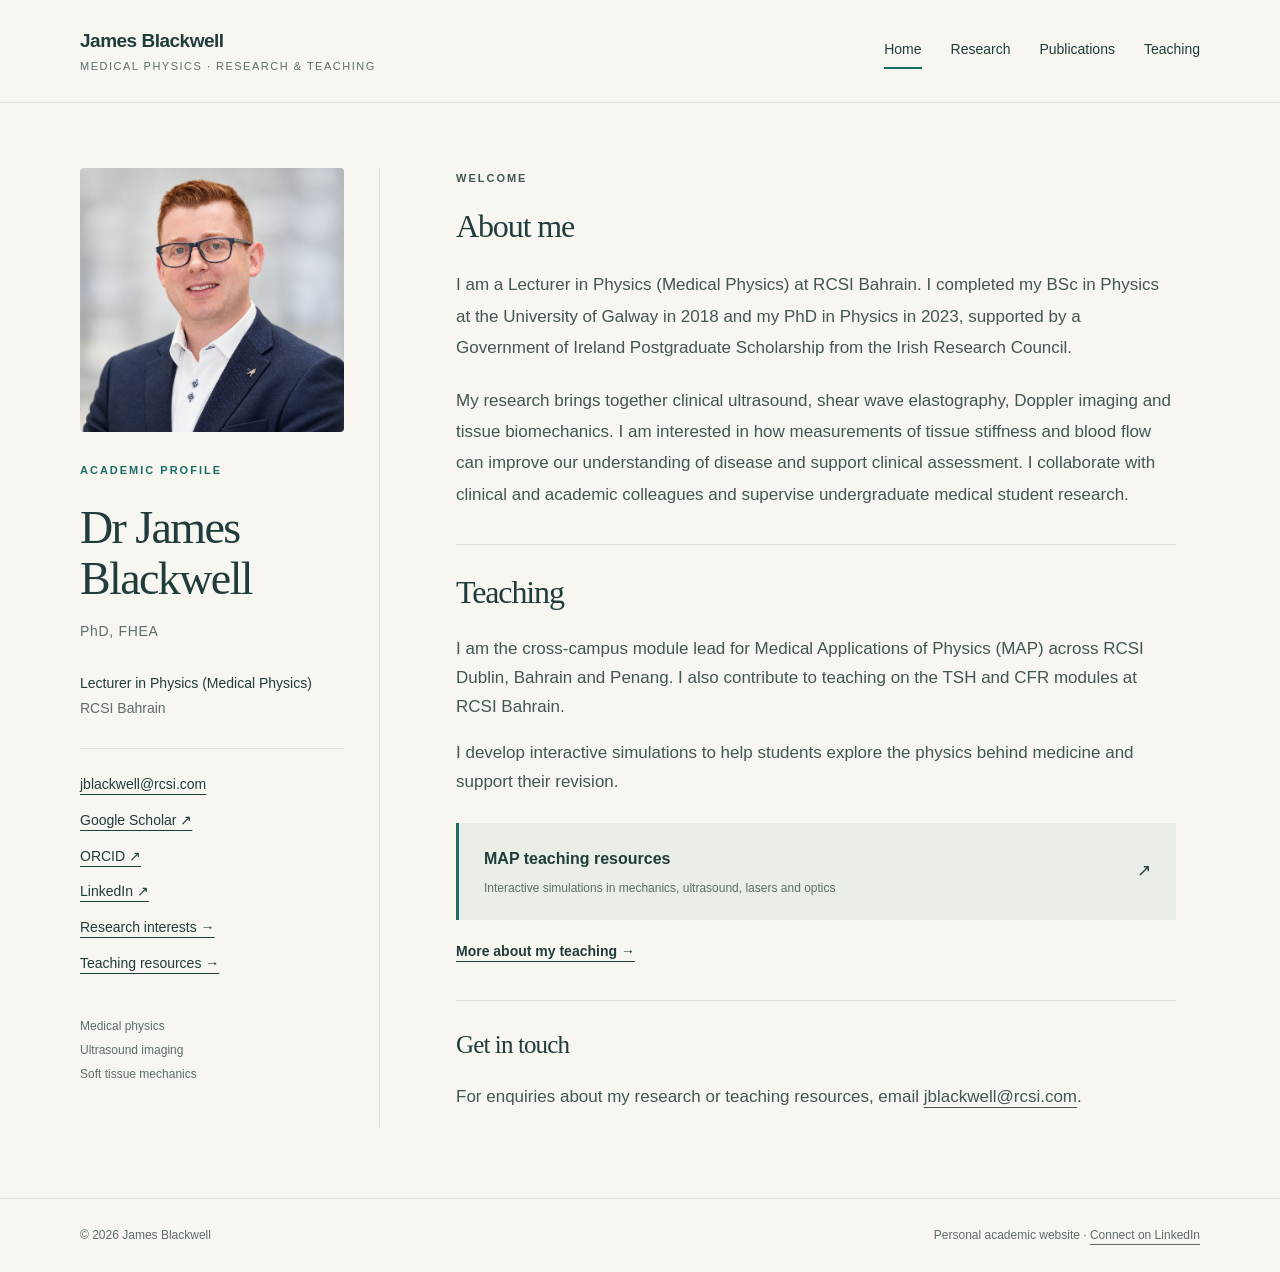
<file: index.html>
<!doctype html>
<html lang="en">
<head>
  <meta charset="utf-8">
  <meta name="viewport" content="width=device-width, initial-scale=1">
  <meta name="description" content="James Blackwell: medical physics research, ultrasound, soft tissue mechanics and interactive teaching resources.">
  <meta name="theme-color" content="#203c3b">
  <title>Medical physics, research &amp; teaching | James Blackwell</title>
  <link rel="stylesheet" href="./assets/site.css">
</head>
<body>
  <a class="skip" href="#main">Skip to content</a>
  <header><div class="wrap header-inner">
    <a class="brand" href="./index.html">James Blackwell<span>Medical physics · Research &amp; teaching</span></a>
    <nav aria-label="Main navigation"><a href="./index.html" aria-current="page">Home</a><a href="./research/">Research</a><a href="./publications/">Publications</a><a href="./teaching/">Teaching</a></nav>
  </div></header>
  <main id="main" class="wrap">
    <div class="academic-profile">
<aside class="profile-details" aria-label="Academic details"><img src="assets/james-blackwell.png" alt="Dr James Blackwell" width="1254" height="1254" class="headshot"><p class="eyebrow">Academic profile</p>
<h1>Dr James<br> Blackwell</h1>
<p class="credentials">PhD, FHEA</p>
<p class="position">Lecturer in Physics (Medical Physics)<br><span>RCSI Bahrain</span></p>
<div class="profile-links">
<a href="mailto:jblackwell@rcsi.com">jblackwell@rcsi.com</a><a href="https://scholar.google.com/citations?user=01geO2IAAAAJ&amp;hl=en">Google Scholar ↗</a><a href="https://orcid.org/0000-0003-2341-3353">ORCID ↗</a><a href="https://ie.linkedin.com/in/jblackwell11">LinkedIn ↗</a><a href="research/">Research interests →</a><a href="teaching/">Teaching resources →</a>
</div>
<p class="profile-note">Medical physics<br>Ultrasound imaging<br>Soft tissue mechanics</p></aside>
<article class="profile-intro"><p class="eyebrow">Welcome</p>
<h2>About me</h2>
<p>I am a Lecturer in Physics (Medical Physics) at RCSI Bahrain. I completed my BSc in Physics at the University of Galway in 2018 and my PhD in Physics in 2023, supported by a Government of Ireland Postgraduate Scholarship from the Irish Research Council.</p>
<p>My research brings together clinical ultrasound, shear wave elastography, Doppler imaging and tissue biomechanics. I am interested in how measurements of tissue stiffness and blood flow can improve our understanding of disease and support clinical assessment. I collaborate with clinical and academic colleagues and supervise undergraduate medical student research.</p>
<section class="intro-teaching"><h2>Teaching</h2>
<p>I am the cross-campus module lead for Medical Applications of Physics (MAP) across RCSI Dublin, Bahrain and Penang. I also contribute to teaching on the TSH and CFR modules at RCSI Bahrain.</p>
<p>I develop interactive simulations to help students explore the physics behind medicine and support their revision.</p>
<a class="resource-link" href="https://jamesblackwell-ie.github.io/map-physics-lab/"><span><strong>MAP teaching resources</strong><small>Interactive simulations in mechanics, ultrasound, lasers and optics</small></span><span aria-hidden="true">↗</span></a><a href="teaching/" class="text-link">More about my teaching →</a></section><section class="intro-contact"><h2>Get in touch</h2>
<p>For enquiries about my research or teaching resources, email <a href="mailto:jblackwell@rcsi.com">jblackwell@rcsi.com</a>.</p></section></article>
</div></main>
  <footer><div class="wrap footer-inner">
<span>© 2026 James Blackwell</span><span>Personal academic website · <a href="https://ie.linkedin.com/in/jblackwell11">Connect on LinkedIn</a></span>
</div></footer>
</body>
</html>
</file>
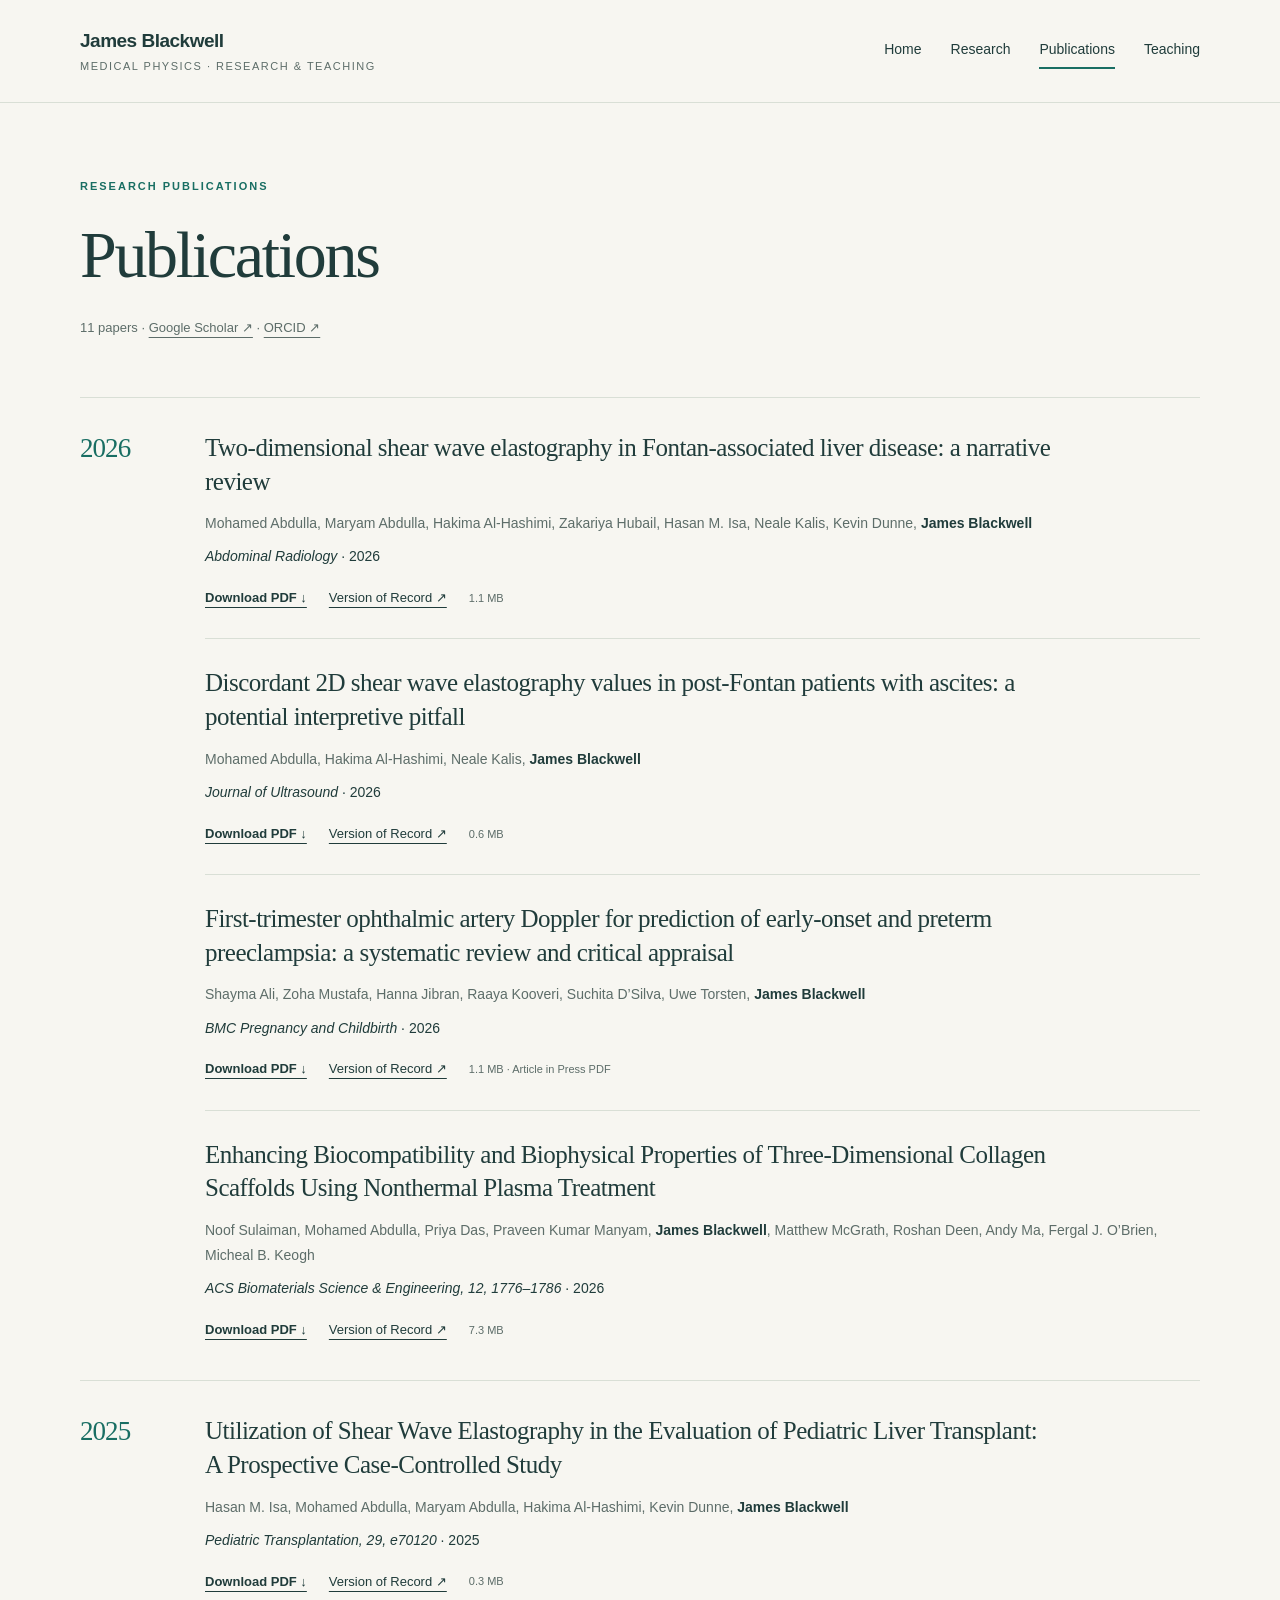
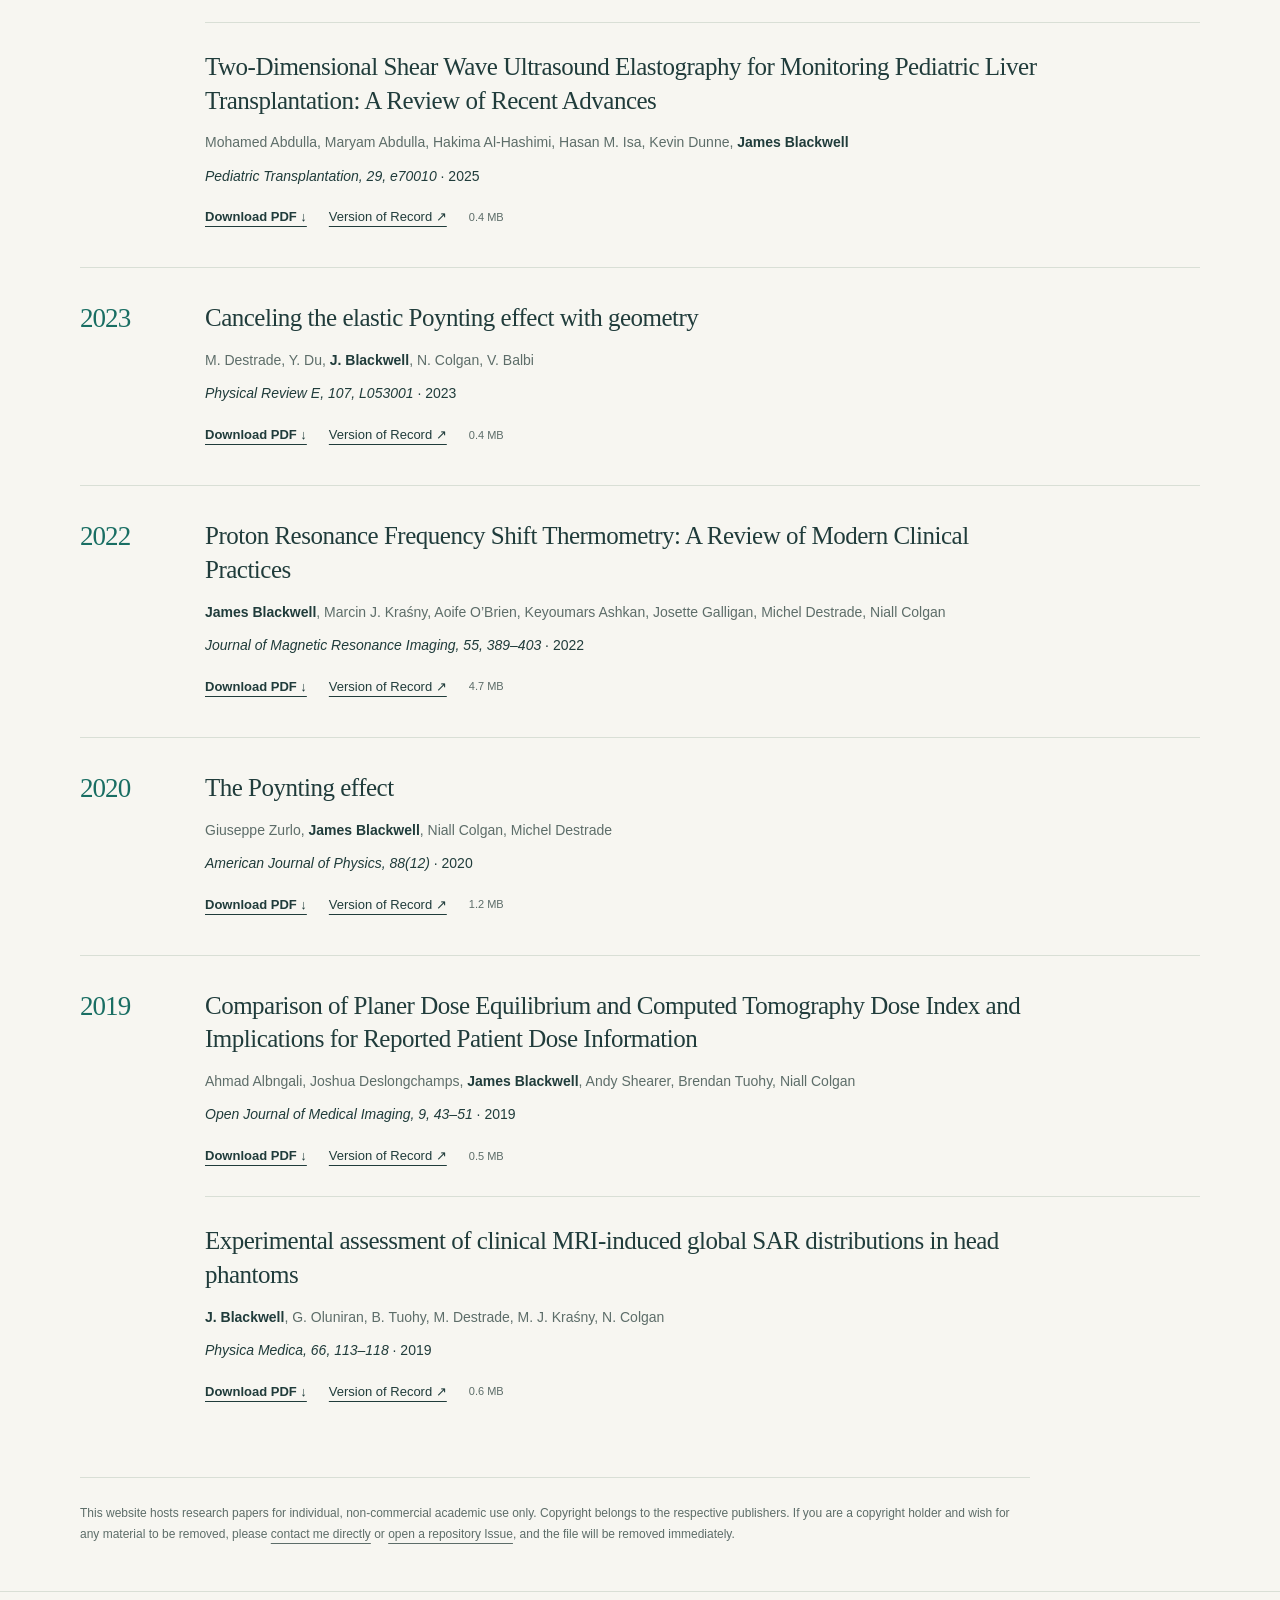
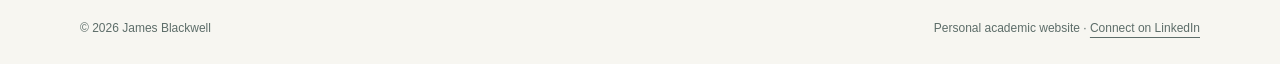
<file: publications/index.html>
<!doctype html>
<html lang="en">
<head>
  <meta charset="utf-8">
  <meta name="viewport" content="width=device-width, initial-scale=1">
  <meta name="description" content="Publications by James Blackwell, with downloadable PDFs and links to the official Version of Record.">
  <meta name="theme-color" content="#203c3b">
  <title>Publications | James Blackwell</title>
  <link rel="stylesheet" href="../assets/site.css">
</head>
<body>
  <a class="skip" href="#main">Skip to content</a>
  <header><div class="wrap header-inner">
    <a class="brand" href="../index.html">James Blackwell<span>Medical physics · Research &amp; teaching</span></a>
    <nav aria-label="Main navigation"><a href="../index.html">Home</a><a href="../research/">Research</a><a href="../publications/" aria-current="page">Publications</a><a href="../teaching/">Teaching</a></nav>
  </div></header>
  <main id="main" class="wrap">
    <div class="page-head">
<p class="eyebrow">Research publications</p>
<h1>Publications</h1>

<p class="tagline">11 papers · <a href="https://scholar.google.com/citations?user=01geO2IAAAAJ&amp;hl=en">Google Scholar ↗</a> · <a href="https://orcid.org/0000-0003-2341-3353">ORCID ↗</a></p>
</div>
<section class="publication-year" aria-labelledby="year-2026"><h2 id="year-2026">2026</h2>
<article class="publication"><h3>Two-dimensional shear wave elastography in Fontan-associated liver disease: a narrative review</h3>
<p class="authors">Mohamed Abdulla, Maryam Abdulla, Hakima Al-Hashimi, Zakariya Hubail, Hasan M. Isa, Neale Kalis, Kevin Dunne, <strong>James Blackwell</strong></p>
<p class="journal"><cite>Abdominal Radiology</cite> · 2026</p>
<div class="publication-links">
<a class="pdf-link" href="pdfs/fontan-elastography-review-2026.pdf" download="fontan-elastography-review-2026.pdf" aria-label="Download PDF: Two-dimensional shear wave elastography in Fontan-associated liver disease: a narrative review">Download PDF ↓</a><a href="https://doi.org/10.1007/s00261-026-05701-z">Version of Record ↗</a><span>1.1 MB</span>
</div></article><article class="publication"><h3>Discordant 2D shear wave elastography values in post-Fontan patients with ascites: a potential interpretive pitfall</h3>
<p class="authors">Mohamed Abdulla, Hakima Al-Hashimi, Neale Kalis, <strong>James Blackwell</strong></p>
<p class="journal"><cite>Journal of Ultrasound</cite> · 2026</p>
<div class="publication-links">
<a class="pdf-link" href="pdfs/fontan-ascites-case-report-2026.pdf" download="fontan-ascites-case-report-2026.pdf" aria-label="Download PDF: Discordant 2D shear wave elastography values in post-Fontan patients with ascites: a potential interpretive pitfall">Download PDF ↓</a><a href="https://doi.org/10.1007/s40477-026-01204-1">Version of Record ↗</a><span>0.6 MB</span>
</div></article><article class="publication"><h3>First-trimester ophthalmic artery Doppler for prediction of early-onset and preterm preeclampsia: a systematic review and critical appraisal</h3>
<p class="authors">Shayma Ali, Zoha Mustafa, Hanna Jibran, Raaya Kooveri, Suchita D’Silva, Uwe Torsten, <strong>James Blackwell</strong></p>
<p class="journal"><cite>BMC Pregnancy and Childbirth</cite> · 2026</p>
<div class="publication-links">
<a class="pdf-link" href="pdfs/ophthalmic-artery-doppler-review-2026.pdf" download="ophthalmic-artery-doppler-review-2026.pdf" aria-label="Download PDF: First-trimester ophthalmic artery Doppler for prediction of early-onset and preterm preeclampsia: a systematic review and critical appraisal">Download PDF ↓</a><a href="https://doi.org/10.1186/s12884-026-09618-9">Version of Record ↗</a><span>1.1 MB · Article in Press PDF</span>
</div></article><article class="publication"><h3>Enhancing Biocompatibility and Biophysical Properties of Three-Dimensional Collagen Scaffolds Using Nonthermal Plasma Treatment</h3>
<p class="authors">Noof Sulaiman, Mohamed Abdulla, Priya Das, Praveen Kumar Manyam, <strong>James Blackwell</strong>, Matthew McGrath, Roshan Deen, Andy Ma, Fergal J. O’Brien, Micheal B. Keogh</p>
<p class="journal"><cite>ACS Biomaterials Science &amp; Engineering, 12, 1776–1786</cite> · 2026</p>
<div class="publication-links">
<a class="pdf-link" href="pdfs/collagen-scaffolds-plasma-2026.pdf" download="collagen-scaffolds-plasma-2026.pdf" aria-label="Download PDF: Enhancing Biocompatibility and Biophysical Properties of Three-Dimensional Collagen Scaffolds Using Nonthermal Plasma Treatment">Download PDF ↓</a><a href="https://doi.org/10.1021/acsbiomaterials.5c02062">Version of Record ↗</a><span>7.3 MB</span>
</div></article></section><section class="publication-year" aria-labelledby="year-2025"><h2 id="year-2025">2025</h2>
<article class="publication"><h3>Utilization of Shear Wave Elastography in the Evaluation of Pediatric Liver Transplant: A Prospective Case-Controlled Study</h3>
<p class="authors">Hasan M. Isa, Mohamed Abdulla, Maryam Abdulla, Hakima Al-Hashimi, Kevin Dunne, <strong>James Blackwell</strong></p>
<p class="journal"><cite>Pediatric Transplantation, 29, e70120</cite> · 2025</p>
<div class="publication-links">
<a class="pdf-link" href="pdfs/pediatric-liver-transplant-study-2025.pdf" download="pediatric-liver-transplant-study-2025.pdf" aria-label="Download PDF: Utilization of Shear Wave Elastography in the Evaluation of Pediatric Liver Transplant: A Prospective Case-Controlled Study">Download PDF ↓</a><a href="https://doi.org/10.1111/petr.70120">Version of Record ↗</a><span>0.3 MB</span>
</div></article><article class="publication"><h3>Two-Dimensional Shear Wave Ultrasound Elastography for Monitoring Pediatric Liver Transplantation: A Review of Recent Advances</h3>
<p class="authors">Mohamed Abdulla, Maryam Abdulla, Hakima Al-Hashimi, Hasan M. Isa, Kevin Dunne, <strong>James Blackwell</strong></p>
<p class="journal"><cite>Pediatric Transplantation, 29, e70010</cite> · 2025</p>
<div class="publication-links">
<a class="pdf-link" href="pdfs/pediatric-liver-transplant-review-2025.pdf" download="pediatric-liver-transplant-review-2025.pdf" aria-label="Download PDF: Two-Dimensional Shear Wave Ultrasound Elastography for Monitoring Pediatric Liver Transplantation: A Review of Recent Advances">Download PDF ↓</a><a href="https://doi.org/10.1111/petr.70010">Version of Record ↗</a><span>0.4 MB</span>
</div></article></section><section class="publication-year" aria-labelledby="year-2023"><h2 id="year-2023">2023</h2>
<article class="publication"><h3>Canceling the elastic Poynting effect with geometry</h3>
<p class="authors">M. Destrade, Y. Du, <strong>J. Blackwell</strong>, N. Colgan, V. Balbi</p>
<p class="journal"><cite>Physical Review E, 107, L053001</cite> · 2023</p>
<div class="publication-links">
<a class="pdf-link" href="pdfs/canceling-poynting-effect-2023.pdf" download="canceling-poynting-effect-2023.pdf" aria-label="Download PDF: Canceling the elastic Poynting effect with geometry">Download PDF ↓</a><a href="https://doi.org/10.1103/PhysRevE.107.L053001">Version of Record ↗</a><span>0.4 MB</span>
</div></article></section><section class="publication-year" aria-labelledby="year-2022"><h2 id="year-2022">2022</h2>
<article class="publication"><h3>Proton Resonance Frequency Shift Thermometry: A Review of Modern Clinical Practices</h3>
<p class="authors"><strong>James Blackwell</strong>, Marcin J. Kraśny, Aoife O’Brien, Keyoumars Ashkan, Josette Galligan, Michel Destrade, Niall Colgan</p>
<p class="journal"><cite>Journal of Magnetic Resonance Imaging, 55, 389–403</cite> · 2022</p>
<div class="publication-links">
<a class="pdf-link" href="pdfs/prf-thermometry-review-2022.pdf" download="prf-thermometry-review-2022.pdf" aria-label="Download PDF: Proton Resonance Frequency Shift Thermometry: A Review of Modern Clinical Practices">Download PDF ↓</a><a href="https://doi.org/10.1002/jmri.27446">Version of Record ↗</a><span>4.7 MB</span>
</div></article></section><section class="publication-year" aria-labelledby="year-2020"><h2 id="year-2020">2020</h2>
<article class="publication"><h3>The Poynting effect</h3>
<p class="authors">Giuseppe Zurlo, <strong>James Blackwell</strong>, Niall Colgan, Michel Destrade</p>
<p class="journal"><cite>American Journal of Physics, 88(12)</cite> · 2020</p>
<div class="publication-links">
<a class="pdf-link" href="pdfs/poynting-effect-2020.pdf" download="poynting-effect-2020.pdf" aria-label="Download PDF: The Poynting effect">Download PDF ↓</a><a href="https://doi.org/10.1119/10.0001997">Version of Record ↗</a><span>1.2 MB</span>
</div></article></section><section class="publication-year" aria-labelledby="year-2019"><h2 id="year-2019">2019</h2>
<article class="publication"><h3>Comparison of Planer Dose Equilibrium and Computed Tomography Dose Index and Implications for Reported Patient Dose Information</h3>
<p class="authors">Ahmad Albngali, Joshua Deslongchamps, <strong>James Blackwell</strong>, Andy Shearer, Brendan Tuohy, Niall Colgan</p>
<p class="journal"><cite>Open Journal of Medical Imaging, 9, 43–51</cite> · 2019</p>
<div class="publication-links">
<a class="pdf-link" href="pdfs/ct-dose-equilibrium-2019.pdf" download="ct-dose-equilibrium-2019.pdf" aria-label="Download PDF: Comparison of Planer Dose Equilibrium and Computed Tomography Dose Index and Implications for Reported Patient Dose Information">Download PDF ↓</a><a href="https://doi.org/10.4236/ojmi.2019.94004">Version of Record ↗</a><span>0.5 MB</span>
</div></article><article class="publication"><h3>Experimental assessment of clinical MRI-induced global SAR distributions in head phantoms</h3>
<p class="authors"><strong>J. Blackwell</strong>, G. Oluniran, B. Tuohy, M. Destrade, M. J. Kraśny, N. Colgan</p>
<p class="journal"><cite>Physica Medica, 66, 113–118</cite> · 2019</p>
<div class="publication-links">
<a class="pdf-link" href="pdfs/mri-sar-head-phantoms-2019.pdf" download="mri-sar-head-phantoms-2019.pdf" aria-label="Download PDF: Experimental assessment of clinical MRI-induced global SAR distributions in head phantoms">Download PDF ↓</a><a href="https://doi.org/10.1016/j.ejmp.2019.09.242">Version of Record ↗</a><span>0.6 MB</span>
</div></article></section><p class="publication-disclaimer">This website hosts research papers for individual, non-commercial academic use only. Copyright belongs to the respective publishers. If you are a copyright holder and wish for any material to be removed, please <a href="mailto:jblackwell@rcsi.com">contact me directly</a> or <a href="https://github.com/JamesBlackwell-IE/personal-website/issues">open a repository Issue</a>, and the file will be removed immediately.</p></main>
  <footer><div class="wrap footer-inner">
<span>© 2026 James Blackwell</span><span>Personal academic website · <a href="https://ie.linkedin.com/in/jblackwell11">Connect on LinkedIn</a></span>
</div></footer>
</body>
</html>
</file>
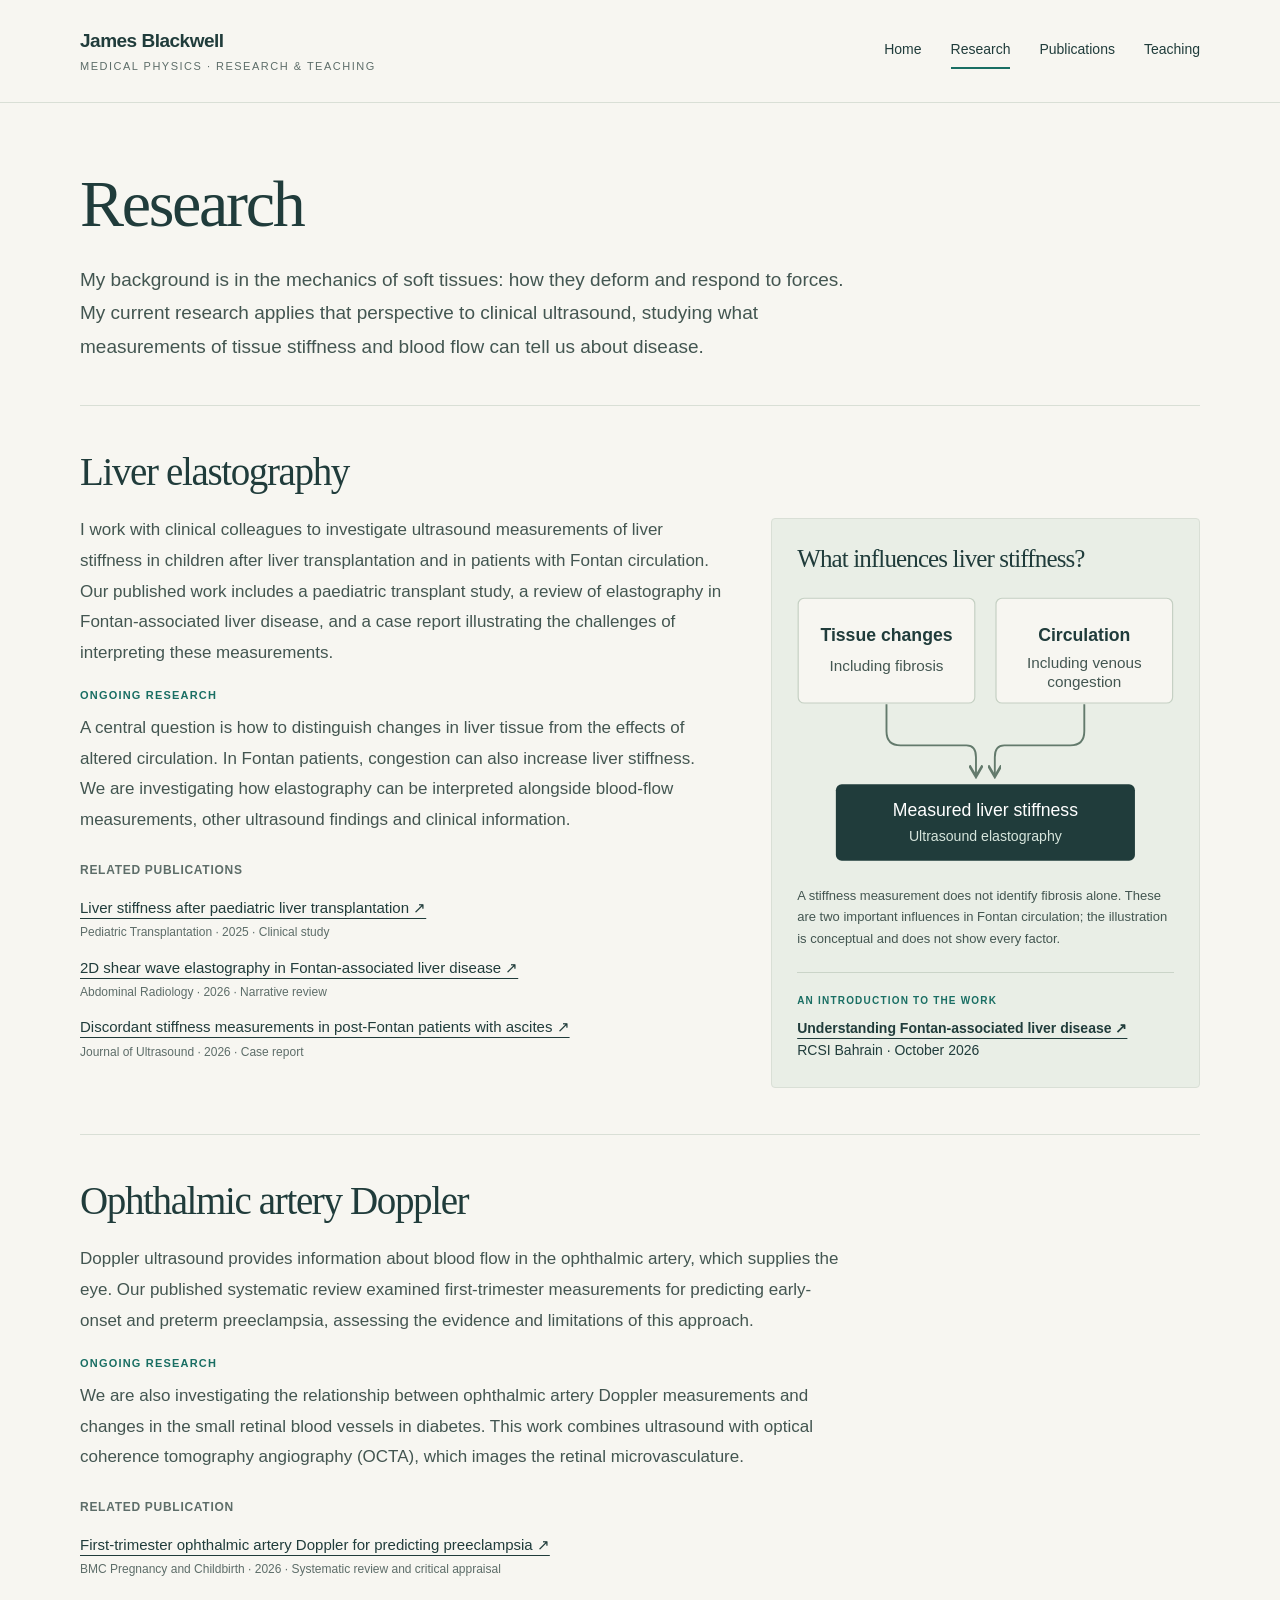
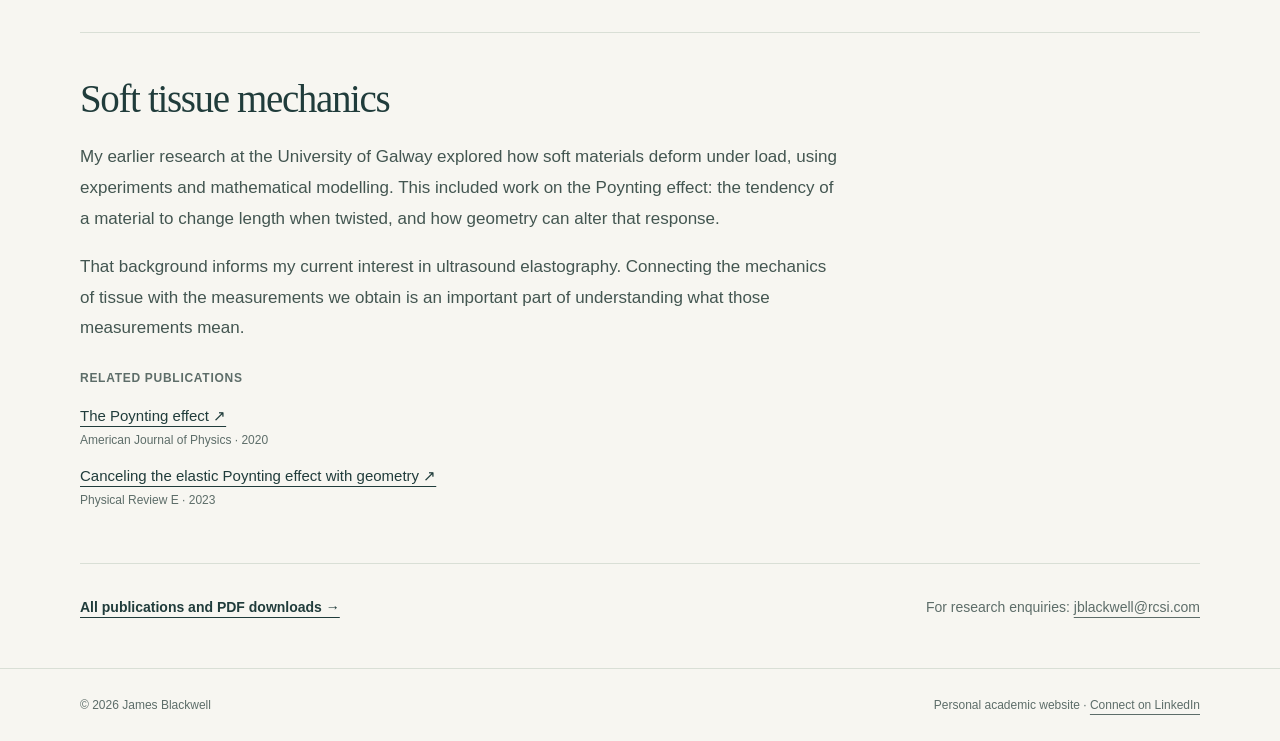
<file: research/index.html>
<!doctype html>
<html lang="en">
<head>
  <meta charset="utf-8">
  <meta name="viewport" content="width=device-width, initial-scale=1">
  <meta name="description" content="Research by James Blackwell in liver elastography, ophthalmic artery Doppler and soft tissue mechanics, with links to related publications.">
  <meta name="theme-color" content="#203c3b">
  <title>Research | James Blackwell</title>
  <link rel="stylesheet" href="../assets/site.css">
  <style>
/* Research page only. */
.research-intro{max-width:790px;padding:64px 0 42px}
.research-intro h1{font-size:clamp(45px,6vw,66px);margin-bottom:22px}
.research-intro p{font-size:19px;line-height:1.75;color:#435651;margin-bottom:0}
.research-project{padding:44px 0 46px;border-top:1px solid var(--line)}
.research-project h2{font-size:clamp(30px,4vw,39px);margin-bottom:22px}
.project-body{max-width:760px}
.project-body p{color:#435651;line-height:1.8;margin-bottom:18px}
.liver-layout{display:grid;grid-template-columns:minmax(0,1.5fr) minmax(280px,1fr);gap:48px;align-items:start}
.research-status{display:block;color:var(--accent);font-size:11px;font-weight:700;letter-spacing:1.2px;text-transform:uppercase;margin-bottom:7px}
.paper-links{margin-top:25px;max-width:760px}
.paper-links h3{font:700 12px/1.6 Arial,Helvetica,sans-serif;letter-spacing:.06em;margin:0 0 9px;text-transform:uppercase;color:var(--muted)}
.paper-links ul{margin:0;padding:0;list-style:none}
.paper-links li{padding:7px 0;font-size:15px;line-height:1.55}
.paper-links small{display:block;color:var(--muted);font-size:12px;margin-top:4px}
.research-explainer{margin:3px 0 0;background:#e9eee6;border:1px solid #d9dfd6;border-radius:4px;padding:25px}
.research-explainer h3{font-size:25px;line-height:1.2;margin-bottom:16px}
.research-explainer svg{display:block;width:100%;height:auto}
.research-explainer figcaption{font-size:13px;line-height:1.65;color:#435651;margin-top:14px}
.article-note{margin-top:23px;padding-top:20px;border-top:1px solid #cad4c8;font-size:14px;line-height:1.6}
.article-note .research-status{font-size:10px;margin-bottom:8px}
.article-note a{font-weight:600}
.research-close{border-top:1px solid var(--line);padding:32px 0 48px;display:flex;gap:30px;justify-content:space-between;align-items:baseline;flex-wrap:wrap}
.research-close p{font-size:14px;color:var(--muted);margin:0}
.research-close a{overflow-wrap:anywhere}
@media(max-width:800px){.liver-layout{grid-template-columns:1fr;gap:20px}.research-explainer{max-width:460px}.research-intro{padding:43px 0 30px}.research-project{padding:32px 0}.research-intro p{font-size:18px}}
@media(max-width:400px){.research-explainer{padding:18px}.research-close{gap:16px}}
  </style>
</head>
<body>
  <a class="skip" href="#main">Skip to content</a>
  <header><div class="wrap header-inner">
    <a class="brand" href="../index.html">James Blackwell<span>Medical physics · Research &amp; teaching</span></a>
    <nav aria-label="Main navigation"><a href="../index.html">Home</a><a href="../research/" aria-current="page">Research</a><a href="../publications/">Publications</a><a href="../teaching/">Teaching</a></nav>
  </div></header>
  <main id="main" class="wrap">
    <div class="research-intro">
      <h1>Research</h1>
      <p>My background is in the mechanics of soft tissues: how they deform and respond to forces. My current research applies that perspective to clinical ultrasound, studying what measurements of tissue stiffness and blood flow can tell us about disease.</p>
    </div>

    <section class="research-project" aria-labelledby="liver">
      <h2 id="liver">Liver elastography</h2>
      <div class="liver-layout">
        <div>
          <div class="project-body">
            <p>I work with clinical colleagues to investigate ultrasound measurements of liver stiffness in children after liver transplantation and in patients with Fontan circulation. Our published work includes a paediatric transplant study, a review of elastography in Fontan-associated liver disease, and a case report illustrating the challenges of interpreting these measurements.</p>
            <p><span class="research-status">Ongoing research</span>A central question is how to distinguish changes in liver tissue from the effects of altered circulation. In Fontan patients, congestion can also increase liver stiffness. We are investigating how elastography can be interpreted alongside blood-flow measurements, other ultrasound findings and clinical information.</p>
          </div>
          <div class="paper-links">
            <h3>Related publications</h3>
            <ul>
              <li><a href="https://doi.org/10.1111/petr.70120">Liver stiffness after paediatric liver transplantation ↗</a><small>Pediatric Transplantation · 2025 · Clinical study</small></li>
              <li><a href="https://doi.org/10.1007/s00261-026-05701-z">2D shear wave elastography in Fontan-associated liver disease ↗</a><small>Abdominal Radiology · 2026 · Narrative review</small></li>
              <li><a href="https://doi.org/10.1007/s40477-026-01204-1">Discordant stiffness measurements in post-Fontan patients with ascites ↗</a><small>Journal of Ultrasound · 2026 · Case report</small></li>
            </ul>
          </div>
        </div>
        <aside aria-label="Understanding liver stiffness">
          <figure class="research-explainer">
            <h3>What influences liver stiffness?</h3>
            <svg viewBox="0 0 320 238" role="img" aria-labelledby="stiffness-title stiffness-desc">
              <title id="stiffness-title">Two influences on a stiffness measurement</title>
              <desc id="stiffness-desc">Tissue changes, including fibrosis, and circulation, including venous congestion, both contribute to measured liver stiffness. This is a conceptual illustration, not a quantitative model.</desc>
              <defs><marker id="arrow" markerWidth="7" markerHeight="7" refX="5" refY="3.5" orient="auto"><path d="M0 0 L6 3.5 L0 7" fill="none" stroke="#637a6c" stroke-width="1.4"/></marker></defs>
              <rect x="1" y="7" width="150" height="89" rx="5" fill="#f7f6f1" stroke="#c5d0c3"/>
              <rect x="169" y="7" width="150" height="89" rx="5" fill="#f7f6f1" stroke="#c5d0c3"/>
              <g font-family="Arial,Helvetica,sans-serif" text-anchor="middle">
                <text x="76" y="43" font-size="15" font-weight="700" fill="#203c3b">Tissue changes</text>
                <text x="76" y="69" font-size="13" fill="#435651">Including fibrosis</text>
                <text x="244" y="43" font-size="15" font-weight="700" fill="#203c3b">Circulation</text>
                <text x="244" y="66" font-size="13" fill="#435651">Including venous</text>
                <text x="244" y="82" font-size="13" fill="#435651">congestion</text>
              </g>
              <g fill="none" stroke="#637a6c" stroke-width="1.6" marker-end="url(#arrow)"><path d="M76 97 V120 Q76 132 88 132 H144 Q152 132 152 142 V157"/><path d="M244 97 V120 Q244 132 232 132 H176 Q168 132 168 142 V157"/></g>
              <rect x="33" y="165" width="254" height="65" rx="5" fill="#203c3b"/>
              <text x="160" y="192" text-anchor="middle" font-family="Arial,Helvetica,sans-serif" font-size="15" fill="#ffffff">Measured liver stiffness</text>
              <text x="160" y="213" text-anchor="middle" font-family="Arial,Helvetica,sans-serif" font-size="12" fill="#d6e5dc">Ultrasound elastography</text>
            </svg>
            <figcaption>A stiffness measurement does not identify fibrosis alone. These are two important influences in Fontan circulation; the illustration is conceptual and does not show every factor.</figcaption>
            <div class="article-note"><span class="research-status">An introduction to the work</span><a href="https://www.rcsi.com/bahrain/news/news-article/2026/10/understanding-fontan-associated-liver-disease">Understanding Fontan-associated liver disease ↗</a><br>RCSI Bahrain · October 2026</div>
          </figure>
        </aside>
      </div>
    </section>

    <section class="research-project" aria-labelledby="doppler">
      <h2 id="doppler">Ophthalmic artery Doppler</h2>
      <div class="project-body">
        <p>Doppler ultrasound provides information about blood flow in the ophthalmic artery, which supplies the eye. Our published systematic review examined first-trimester measurements for predicting early-onset and preterm preeclampsia, assessing the evidence and limitations of this approach.</p>
        <p><span class="research-status">Ongoing research</span>We are also investigating the relationship between ophthalmic artery Doppler measurements and changes in the small retinal blood vessels in diabetes. This work combines ultrasound with optical coherence tomography angiography (OCTA), which images the retinal microvasculature.</p>
      </div>
      <div class="paper-links">
        <h3>Related publication</h3>
        <ul><li><a href="https://doi.org/10.1186/s12884-026-09618-9">First-trimester ophthalmic artery Doppler for predicting preeclampsia ↗</a><small>BMC Pregnancy and Childbirth · 2026 · Systematic review and critical appraisal</small></li></ul>
      </div>
    </section>

    <section class="research-project" aria-labelledby="mechanics">
      <h2 id="mechanics">Soft tissue mechanics</h2>
      <div class="project-body">
        <p>My earlier research at the University of Galway explored how soft materials deform under load, using experiments and mathematical modelling. This included work on the Poynting effect: the tendency of a material to change length when twisted, and how geometry can alter that response.</p>
        <p>That background informs my current interest in ultrasound elastography. Connecting the mechanics of tissue with the measurements we obtain is an important part of understanding what those measurements mean.</p>
      </div>
      <div class="paper-links">
        <h3>Related publications</h3>
        <ul>
          <li><a href="https://doi.org/10.1119/10.0001997">The Poynting effect ↗</a><small>American Journal of Physics · 2020</small></li>
          <li><a href="https://doi.org/10.1103/PhysRevE.107.L053001">Canceling the elastic Poynting effect with geometry ↗</a><small>Physical Review E · 2023</small></li>
        </ul>
      </div>
    </section>

    <div class="research-close">
      <a class="text-link" href="../publications/">All publications and PDF downloads →</a>
      <p>For research enquiries: <a href="mailto:jblackwell@rcsi.com">jblackwell@rcsi.com</a></p>
    </div>
</main>
  <footer><div class="wrap footer-inner">
<span>© 2026 James Blackwell</span><span>Personal academic website · <a href="https://ie.linkedin.com/in/jblackwell11">Connect on LinkedIn</a></span>
</div></footer>
</body>
</html>
</file>
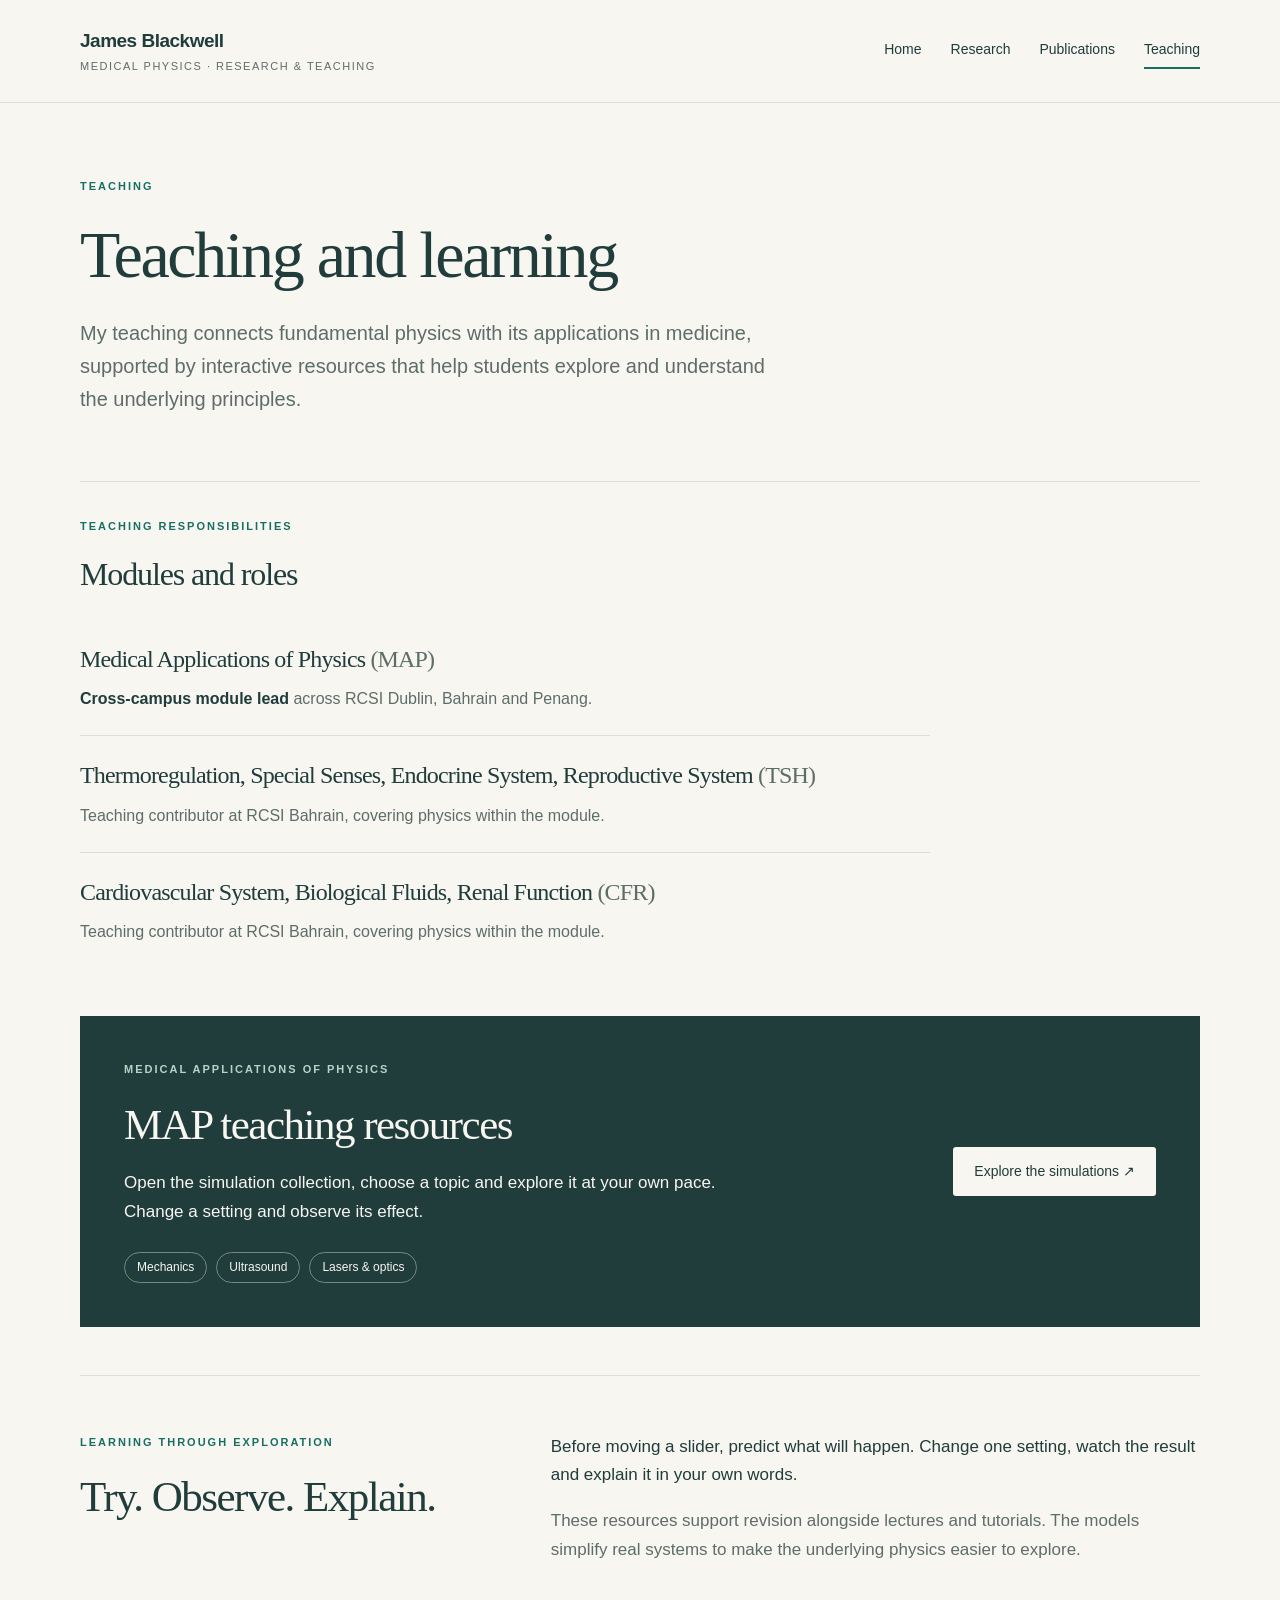
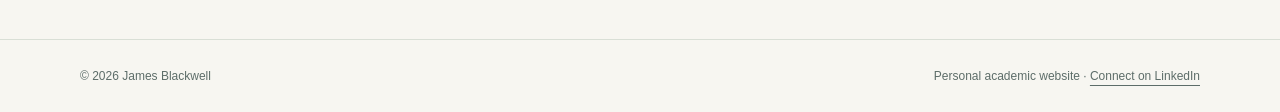
<file: teaching/index.html>
<!doctype html>
<html lang="en">
<head>
  <meta charset="utf-8">
  <meta name="viewport" content="width=device-width, initial-scale=1">
  <meta name="description" content="MAP teaching resources: interactive medical physics simulations for students.">
  <meta name="theme-color" content="#203c3b">
  <title>Teaching | James Blackwell</title>
  <link rel="stylesheet" href="../assets/site.css">
</head>
<body>
  <a class="skip" href="#main">Skip to content</a>
  <header><div class="wrap header-inner">
    <a class="brand" href="../index.html">James Blackwell<span>Medical physics · Research &amp; teaching</span></a>
    <nav aria-label="Main navigation"><a href="../index.html">Home</a><a href="../research/">Research</a><a href="../publications/">Publications</a><a href="../teaching/" aria-current="page">Teaching</a></nav>
  </div></header>
  <main id="main" class="wrap">
    <div class="page-head">
<p class="eyebrow">Teaching</p>
<h1>Teaching and learning</h1>
<p class="lede">My teaching connects fundamental physics with its applications in medicine, supported by interactive resources that help students explore and understand the underlying principles.</p>
</div>

    <section class="module-section" aria-labelledby="module-heading"><p class="eyebrow">Teaching responsibilities</p>
<h2 id="module-heading">Modules and roles</h2>
<div class="module-item">
<h3>Medical Applications of Physics <span>(MAP)</span>
</h3>
<p><strong>Cross-campus module lead</strong> across RCSI Dublin, Bahrain and Penang.</p>
</div>
<div class="module-item">
<h3>Thermoregulation, Special Senses, Endocrine System, Reproductive System <span>(TSH)</span>
</h3>
<p>Teaching contributor at RCSI Bahrain, covering physics within the module.</p>
</div>
<div class="module-item">
<h3>Cardiovascular System, Biological Fluids, Renal Function <span>(CFR)</span>
</h3>
<p>Teaching contributor at RCSI Bahrain, covering physics within the module.</p>
</div></section><section class="resource" aria-labelledby="map"><div>
<p class="eyebrow">Medical Applications of Physics</p>
<h2 id="map">MAP teaching resources</h2>
<p>Open the simulation collection, choose a topic and explore it at your own pace. Change a setting and observe its effect.</p>
<div class="topics">
<span>Mechanics</span><span>Ultrasound</span><span>Lasers &amp; optics</span>
</div>
</div>
<div class="actions"><a class="button" href="https://jamesblackwell-ie.github.io/map-physics-lab/">Explore the simulations ↗</a></div></section>
    <section class="section split"><div>
<p class="eyebrow">Learning through exploration</p>
<h2>Try. Observe. Explain.</h2>
</div>
<div>
<p>Before moving a slider, predict what will happen. Change one setting, watch the result and explain it in your own words.</p>
<p class="muted">These resources support revision alongside lectures and tutorials. The models simplify real systems to make the underlying physics easier to explore.</p>
</div></section>
</main>
  <footer><div class="wrap footer-inner">
<span>© 2026 James Blackwell</span><span>Personal academic website · <a href="https://ie.linkedin.com/in/jblackwell11">Connect on LinkedIn</a></span>
</div></footer>
</body>
</html>
</file>
<file: assets/site.css>
/* Shared layout and typography for the researcher website. */
:root{--paper:#f7f6f1;--ink:#203c3b;--muted:#5d6d69;--accent:#196e63;--line:#d9dfd6;--wash:#e9eee6}*{box-sizing:border-box}body{margin:0;background:var(--paper);color:var(--ink);font:17px/1.7 Arial,Helvetica,sans-serif}a{color:inherit;text-underline-offset:5px}a:hover{color:var(--accent)}a:focus-visible{outline:3px solid #b17839;outline-offset:5px}.wrap{width:min(1120px,calc(100% - 56px));margin:auto}.skip{position:absolute;top:-80px;background:white;padding:12px}.skip:focus{top:0;z-index:5}header{border-bottom:1px solid var(--line)}.header-inner{display:flex;justify-content:space-between;align-items:center;gap:24px;padding:25px 0}.brand{text-decoration:none;font-size:19px;font-weight:700;letter-spacing:-.5px}.brand span{display:block;font:11px/1.8 Arial;letter-spacing:1.5px;text-transform:uppercase;color:var(--muted)}nav{display:flex;gap:29px;font-size:14px}nav a{text-decoration:none;padding:5px 0}nav a[aria-current]{border-bottom:2px solid var(--accent)}h1,h2,h3,p{margin-top:0}h1,h2,h3{font-family:Georgia,'Times New Roman',serif;font-weight:400;line-height:1.12;letter-spacing:-.035em}h1{font-size:clamp(45px,6.5vw,78px);margin-bottom:25px}h2{font-size:clamp(31px,4vw,43px)}h3{font-size:27px}.eyebrow{font-size:11px;font-weight:bold;letter-spacing:2px;text-transform:uppercase;color:var(--accent);margin-bottom:22px}.hero{display:grid;grid-template-columns:1.25fr 1fr;gap:65px;align-items:center;padding:85px 0 75px}.lede{font-size:20px;color:var(--muted);max-width:690px;line-height:1.65}.actions{display:flex;gap:24px;align-items:center;flex-wrap:wrap;margin-top:32px}.button{display:inline-block;background:var(--ink);color:white;padding:13px 21px;text-decoration:none;font-size:14px;border-radius:3px}.button:hover{background:var(--accent);color:white}.text-link{font-size:14px;font-weight:bold}.figure{margin:0;background:var(--wash);padding:32px 18px 22px;border-radius:180px 180px 5px 5px;overflow:hidden}.figure svg{display:block;width:100%;height:auto}.figure figcaption{font-size:11px;letter-spacing:1.2px;text-align:center;text-transform:uppercase;color:var(--muted);margin-top:20px}.section{border-top:1px solid var(--line);padding:57px 0}.split{display:grid;grid-template-columns:1fr 1.6fr;gap:65px}.section p{max-width:730px}.muted{color:var(--muted)}.feature{display:grid;grid-template-columns:1.5fr 1fr;gap:35px;background:var(--wash);padding:40px;margin:10px 0 65px}.feature p:last-child{margin-bottom:0}.feature .actions{align-self:center;justify-content:flex-end;margin:0}.page-head{padding:74px 0 45px;max-width:830px}.page-head h1{font-size:clamp(45px,6vw,66px)}.research-row{display:grid;grid-template-columns:65px 1fr;gap:22px;border-top:1px solid var(--line);padding:34px 0}.number{font-size:12px;color:var(--accent);padding-top:8px}.research-row p{max-width:750px;color:var(--muted);margin-bottom:0}.tagline{font-size:13px;color:var(--muted)}.resource{background:var(--ink);color:var(--paper);padding:44px;margin:10px 0 48px;display:grid;grid-template-columns:1.5fr 1fr;gap:35px}.resource .eyebrow{color:#b9d3c7}.resource .button{background:var(--paper);color:var(--ink)}.resource h2{margin-bottom:20px}.resource p{max-width:600px}.resource .actions{align-self:center;margin:0;justify-content:flex-end}.topics{display:flex;gap:9px;flex-wrap:wrap;margin:25px 0 0}.topics span{border:1px solid #718a81;border-radius:30px;padding:4px 12px;font-size:12px}.links{display:flex;gap:25px;flex-wrap:wrap}footer{border-top:1px solid var(--line);padding:26px 0;color:var(--muted);font-size:12px}.footer-inner{display:flex;justify-content:space-between;gap:15px;flex-wrap:wrap}main{min-height:70vh}@media(max-width:760px){.wrap{width:calc(100% - 36px)}.header-inner{align-items:flex-start;gap:15px}.brand{font-size:16px}.brand span{font-size:9px}nav{gap:15px;font-size:13px}.hero{grid-template-columns:1fr;gap:35px;padding:48px 0}.hero .figure{max-width:400px;width:100%;justify-self:center}.split,.feature,.resource{grid-template-columns:1fr;gap:15px}.feature,.resource{padding:27px}.feature .actions,.resource .actions{justify-content:flex-start}.section{padding:36px 0}.page-head{padding:48px 0 30px}.research-row{grid-template-columns:28px 1fr;gap:12px}.lede{font-size:18px}}@media(prefers-reduced-motion:no-preference){html{scroll-behavior:smooth}}

/* Academic introduction: persistent identity column and readable biography. */
.academic-profile{display:grid;grid-template-columns:300px 1fr;gap:76px;padding:65px 0 70px}.profile-details{border-right:1px solid var(--line);padding-right:35px}.profile-details h1{font-size:46px;line-height:1.12;margin-bottom:15px}.credentials{font-size:14px;letter-spacing:.05em;color:var(--muted);margin-bottom:27px}.position{font-size:15px;line-height:1.8}.position span{color:var(--muted)}.profile-links{display:flex;flex-direction:column;align-items:flex-start;gap:12px;border-top:1px solid var(--line);padding-top:24px;margin-top:27px;font-size:14px}.profile-note{margin-top:38px;font-size:12px;line-height:2;color:var(--muted)}.profile-intro{max-width:720px}.profile-intro h2{font-size:32px;margin-bottom:24px}.profile-intro>p{color:#435651;line-height:1.85;margin-bottom:21px}.intro-teaching,.intro-contact{border-top:1px solid var(--line);padding-top:30px;margin-top:34px}.intro-teaching p,.intro-contact p{color:#435651}.intro-contact h2{font-size:25px}.resource-link{display:flex;align-items:center;justify-content:space-between;gap:20px;text-decoration:none;background:var(--wash);padding:22px 25px;border-left:3px solid var(--accent);margin-top:26px}.resource-link strong{font-size:16px}.resource-link small{display:block;font-size:12px;color:var(--muted);line-height:1.6;margin-top:5px}.resource-link:hover{background:#dde7db}@media(max-width:820px){.academic-profile{grid-template-columns:235px 1fr;gap:35px}.profile-details{padding-right:24px}.profile-details h1{font-size:38px}}@media(max-width:620px){.academic-profile{grid-template-columns:1fr;gap:30px;padding:38px 0}.profile-details{border-right:0;border-bottom:1px solid var(--line);padding:0 0 25px}.profile-details h1 br{display:none}.profile-details h1{font-size:40px}.profile-details h1 br:after{content:' '}.profile-links{flex-direction:row;flex-wrap:wrap;gap:15px;padding-top:15px;margin-top:15px}.profile-note{display:none}.credentials{margin-bottom:15px}.profile-intro>p{line-height:1.75}}

.headshot{display:block;width:100%;height:auto;aspect-ratio:1;object-fit:cover;border-radius:4px;margin-bottom:29px}.profile-details .position{font-size:14px}@media(max-width:620px){.headshot{max-width:230px;margin-bottom:24px}}

.module-section{border-top:1px solid var(--line);padding:35px 0 38px}.module-section>h2{font-size:32px}.module-item{padding:23px 0;border-bottom:1px solid var(--line);max-width:850px}.module-item:last-child{border-bottom:0}.module-item h3{font-size:24px;line-height:1.35;max-width:800px;margin-bottom:10px}.module-item h3 span{white-space:nowrap;color:var(--muted)}.module-item p{font-size:16px;color:var(--muted);margin-bottom:0}.module-item strong{color:var(--ink)}.intro-teaching>.text-link{display:inline-block;margin-top:20px}

.publication-year{display:grid;grid-template-columns:90px 1fr;column-gap:35px;border-top:1px solid var(--line);padding:28px 0 10px}.publication-year>h2{grid-column:1;grid-row:1;font-size:27px;color:var(--accent);padding-top:7px}.publication{grid-column:2;padding:5px 0 29px;margin-bottom:22px;border-bottom:1px solid var(--line)}.publication:last-child{border:0;margin-bottom:0}.publication h3{font-size:25px;line-height:1.35;letter-spacing:-.02em;margin-bottom:13px;max-width:850px}.publication .authors{font-size:14px;color:var(--muted);line-height:1.8;margin-bottom:9px}.authors strong{font-weight:600;color:var(--ink)}.journal{font-size:14px;margin-bottom:18px}.journal cite{font-style:italic}.publication-links{display:flex;gap:22px;align-items:center;flex-wrap:wrap;font-size:13px}.pdf-link{font-weight:700}.publication-links span{font-size:11px;color:var(--muted)}.publication-disclaimer{border-top:1px solid var(--line);padding-top:25px;margin:35px 0 45px;font-size:12px;line-height:1.8;color:var(--muted);max-width:950px}@media(max-width:700px){.publication-year{grid-template-columns:1fr;gap:12px}.publication-year>h2,.publication{grid-column:1}.publication h3{font-size:23px}.header-inner{flex-wrap:wrap}nav{flex-wrap:wrap;gap:20px}}
</file>
